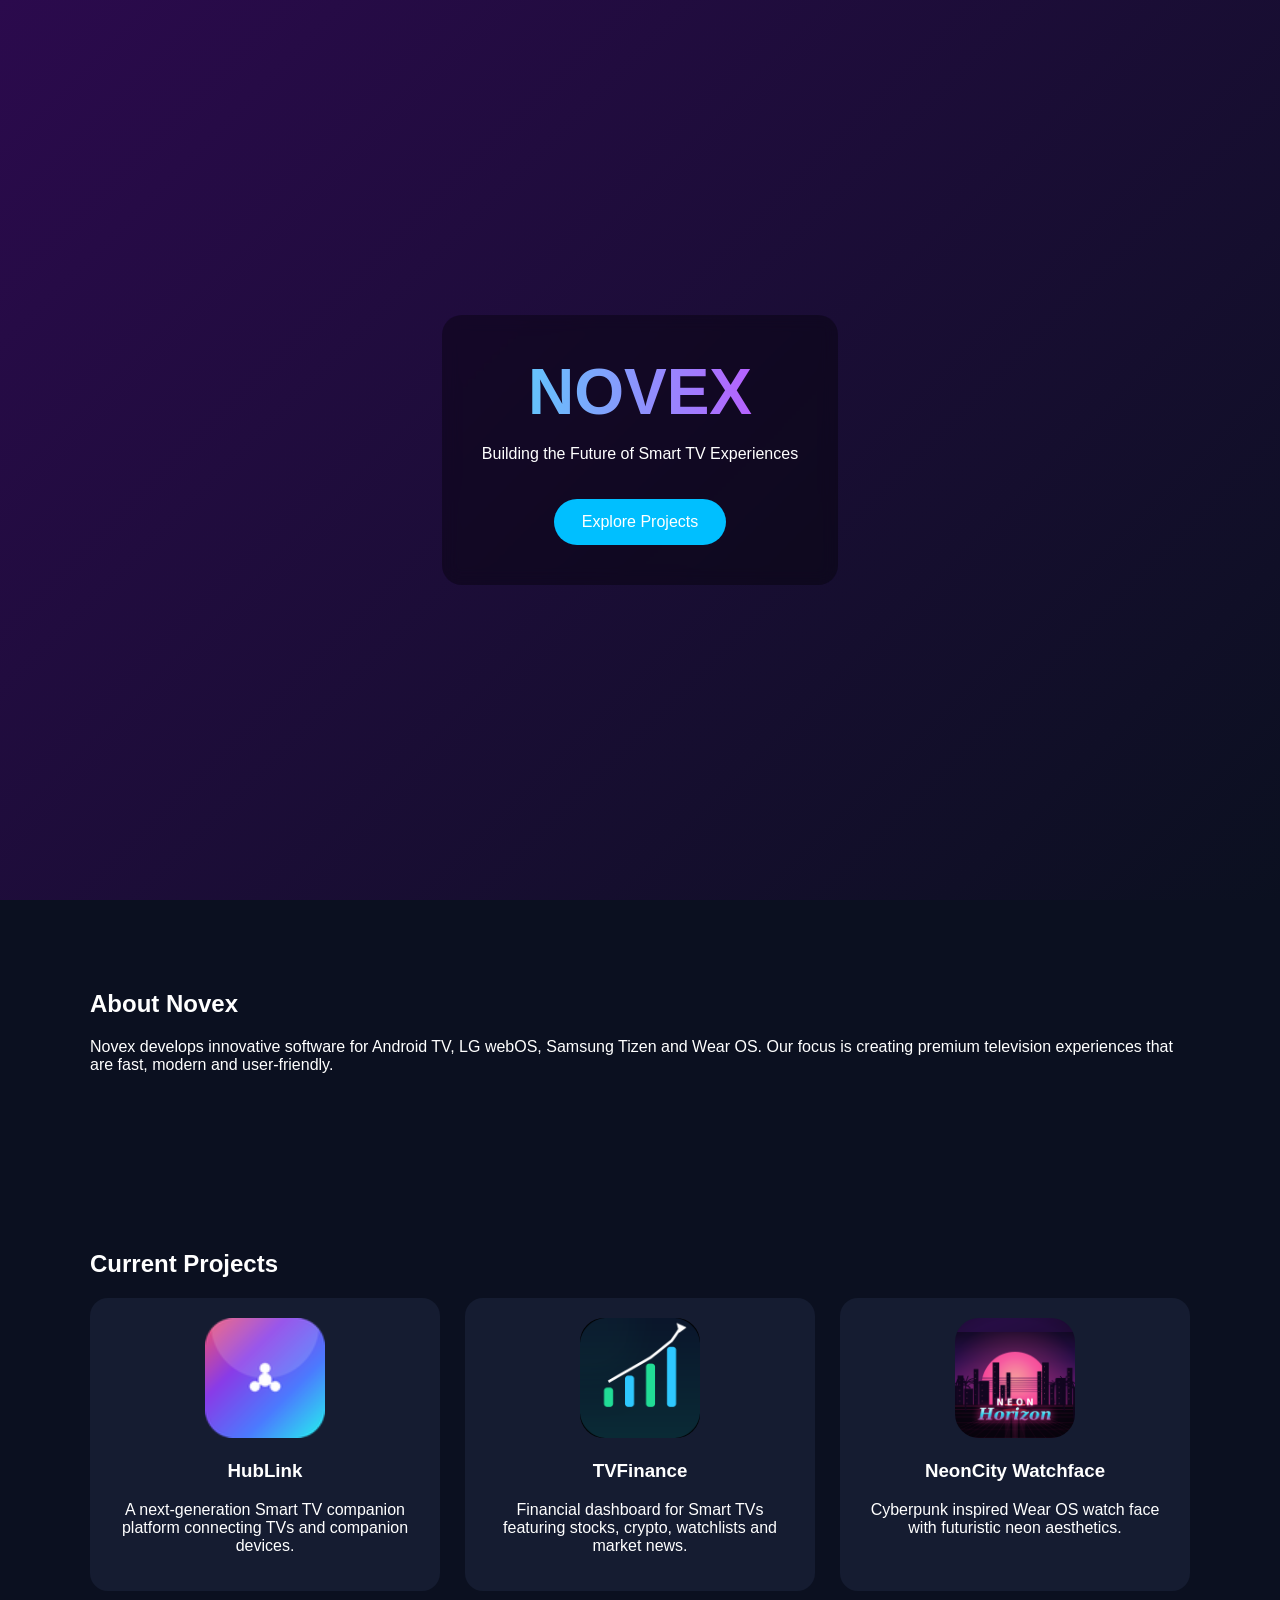
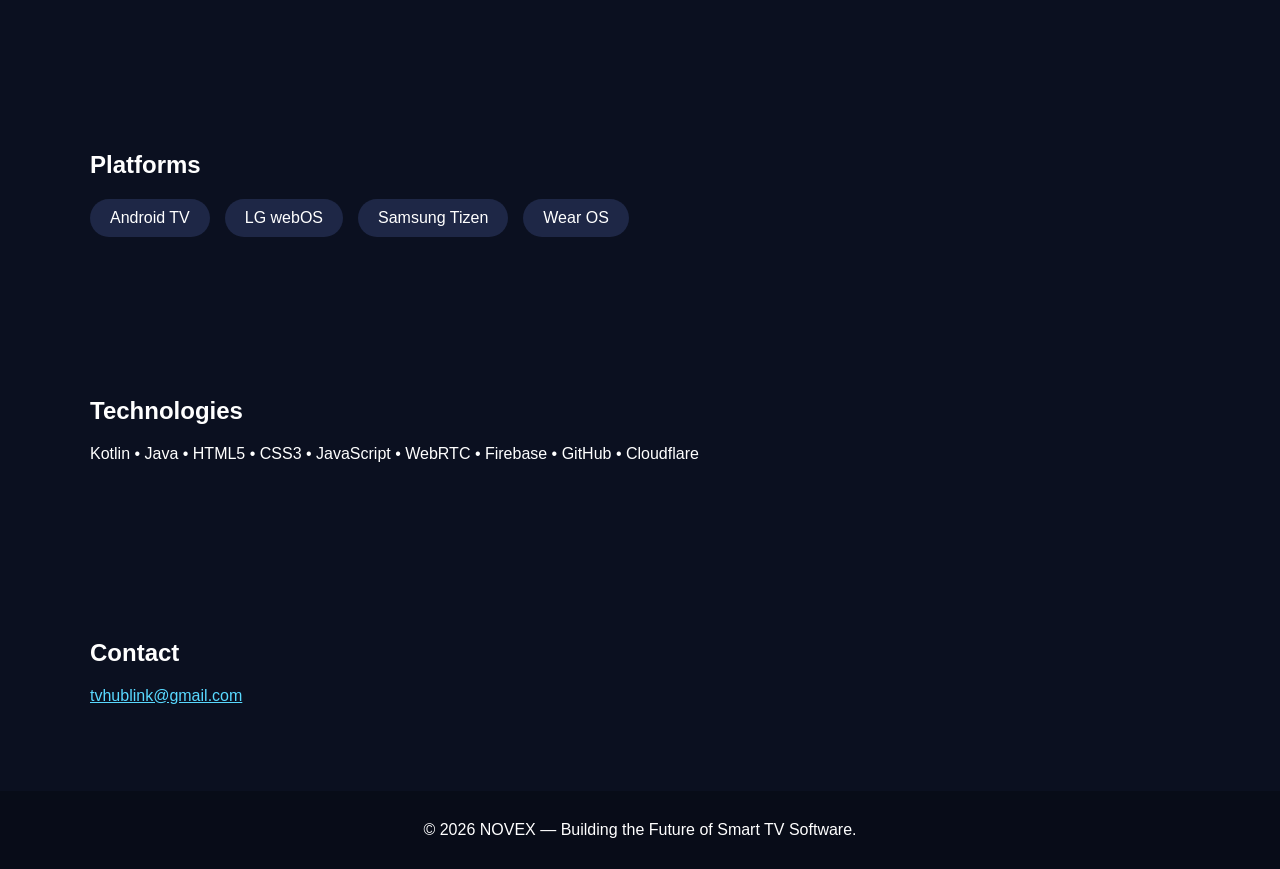
<file: index.html>
<!DOCTYPE html>
<html lang="en">
<head>
<meta charset="UTF-8">
<meta name="viewport" content="width=device-width,initial-scale=1">
<title>NOVEX</title>
<link rel="stylesheet" href="style.css">
</head>
<body>
<header class="hero">
<div class="overlay">
<h1>NOVEX</h1>
<p>Building the Future of Smart TV Experiences</p>
<a href="#projects" class="btn">Explore Projects</a>
</div>
</header>

<section class="about">
<h2>About Novex</h2>
<p>Novex develops innovative software for Android TV, LG webOS, Samsung Tizen and Wear OS. Our focus is creating premium television experiences that are fast, modern and user‑friendly.</p>
</section>

<section id="projects">
<h2>Current Projects</h2>
<div class="cards">
<div class="card"><img src="assets/hublink.png"><h3>HubLink</h3><p>A next-generation Smart TV companion platform connecting TVs and companion devices.</p></div>
<div class="card"><img src="assets/tvfinance.png"><h3>TVFinance</h3><p>Financial dashboard for Smart TVs featuring stocks, crypto, watchlists and market news.</p></div>
<div class="card"><img src="assets/neoncity.png"><h3>NeonCity Watchface</h3><p>Cyberpunk inspired Wear OS watch face with futuristic neon aesthetics.</p></div>
</div>
</section>

<section class="platforms">
<h2>Platforms</h2>
<div class="chips">
<span>Android TV</span><span>LG webOS</span><span>Samsung Tizen</span><span>Wear OS</span>
</div>
</section>

<section class="tech">
<h2>Technologies</h2>
<p>Kotlin • Java • HTML5 • CSS3 • JavaScript • WebRTC • Firebase • GitHub • Cloudflare</p>
</section>

<section class="contact">
<h2>Contact</h2>
<p><a href="mailto:tvhublink@gmail.com">tvhublink@gmail.com</a></p>
</section>

<footer>© 2026 NOVEX — Building the Future of Smart TV Software.</footer>
<script src="script.js"></script>
</body>
</html>
</file>
<file: style.css>
body{margin:0;font-family:Arial,sans-serif;background:#0b1020;color:#fff}
.hero{height:100vh;background:linear-gradient(135deg,#2b0a4d,#0b1020);display:flex;align-items:center;justify-content:center;text-align:center}
.overlay{background:rgba(0,0,0,.35);padding:40px;border-radius:20px;backdrop-filter:blur(8px)}
h1{font-size:64px;margin:0;background:linear-gradient(90deg,#53d8fb,#c74dff);-webkit-background-clip:text;color:transparent}
.btn{display:inline-block;margin-top:20px;padding:14px 28px;background:#00bfff;color:#fff;text-decoration:none;border-radius:30px}
section{max-width:1100px;margin:auto;padding:70px 20px}
.cards{display:grid;grid-template-columns:repeat(auto-fit,minmax(250px,1fr));gap:25px}
.card{background:#151c31;border-radius:18px;padding:20px;text-align:center;transition:.3s}
.card:hover{transform:translateY(-8px)}
.card img{width:120px;height:120px;border-radius:24px;object-fit:cover}
.chips{display:flex;flex-wrap:wrap;gap:15px}
.chips span{padding:10px 20px;background:#1e2746;border-radius:25px}
footer{text-align:center;padding:30px;background:#080c18}
a{color:#59d9ff}
</file>
